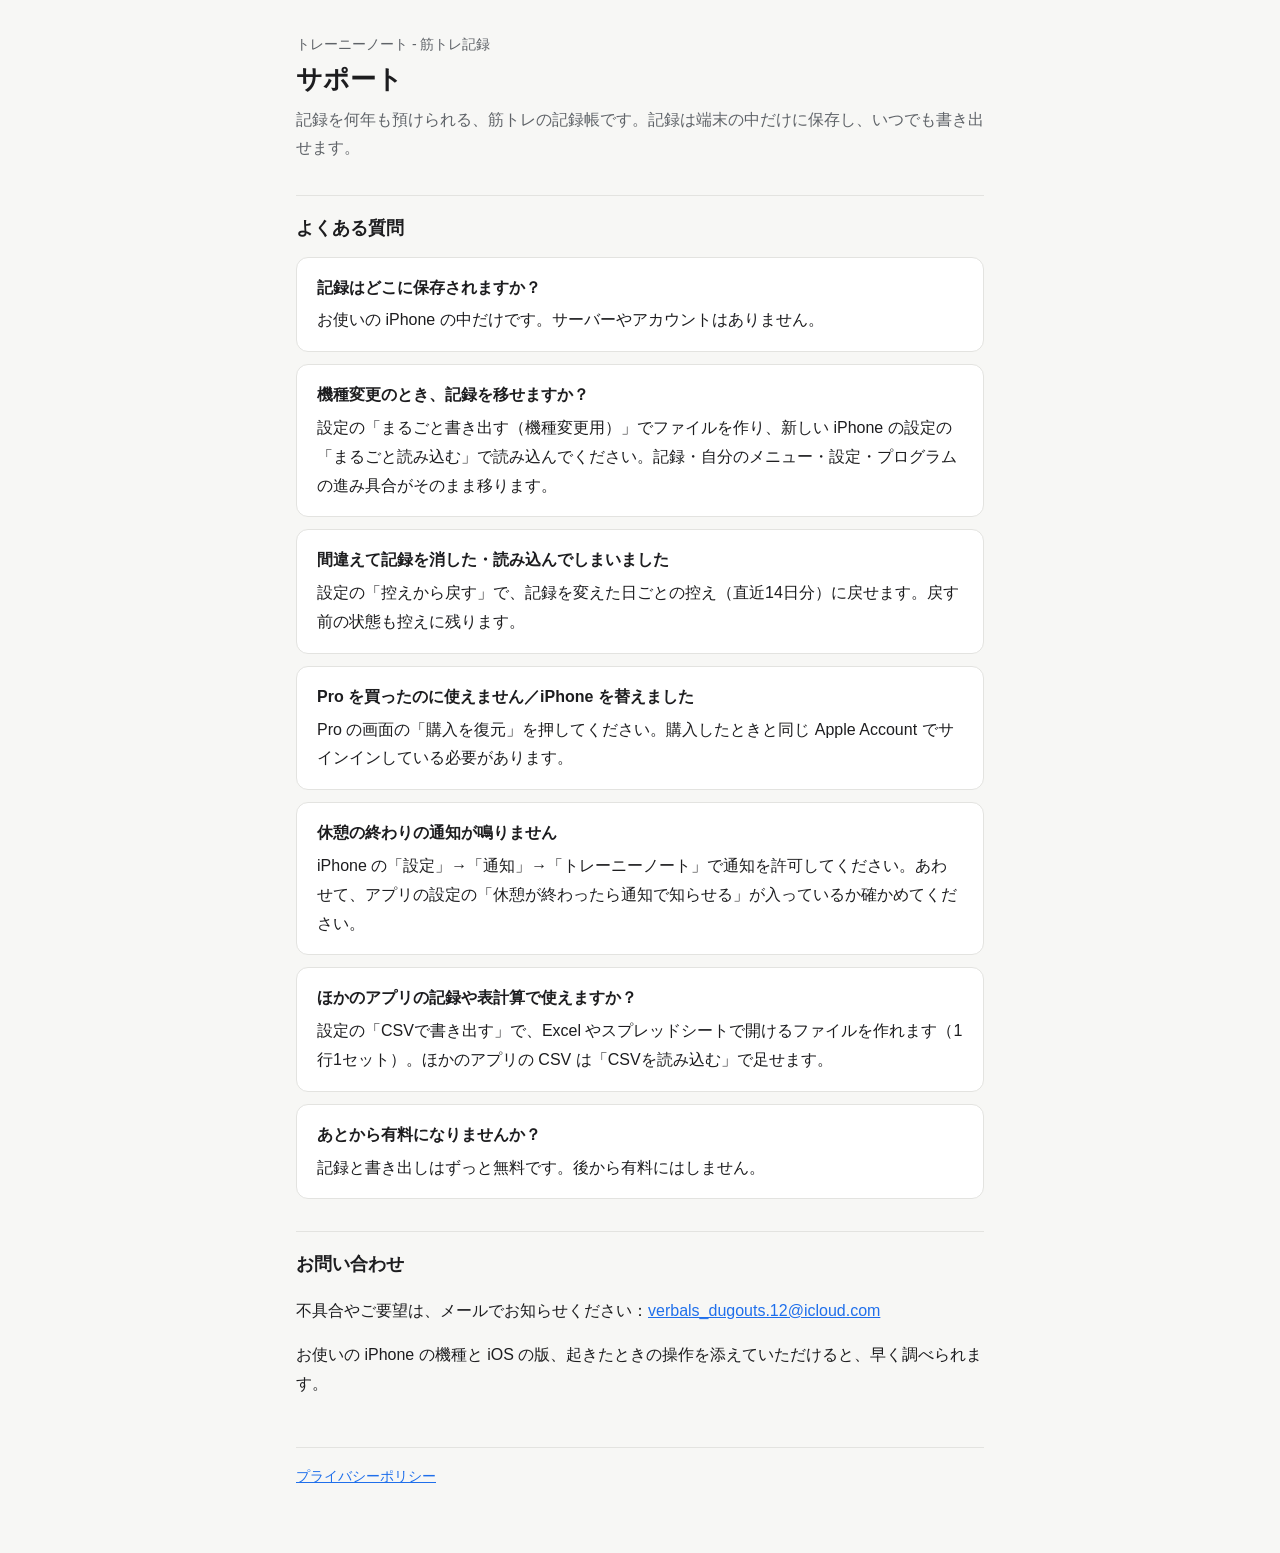
<file: index.html>
<!doctype html>
<html lang="ja">
<head>
<meta charset="utf-8">
<meta name="viewport" content="width=device-width, initial-scale=1">
<title>サポート｜トレーニーノート</title>
<meta name="description" content="筋トレの記録帳「トレーニーノート」のサポートとよくある質問">
<link rel="stylesheet" href="style.css">
</head>
<body>
<main>
<header>
  <p class="app">トレーニーノート - 筋トレ記録</p>
  <h1>サポート</h1>
  <p class="lead">記録を何年も預けられる、筋トレの記録帳です。記録は端末の中だけに保存し、いつでも書き出せます。</p>
</header>

<h2>よくある質問</h2>

<div class="card">
  <h3>記録はどこに保存されますか？</h3>
  <p>お使いの iPhone の中だけです。サーバーやアカウントはありません。</p>
</div>

<div class="card">
  <h3>機種変更のとき、記録を移せますか？</h3>
  <p>設定の「まるごと書き出す（機種変更用）」でファイルを作り、新しい iPhone の設定の「まるごと読み込む」で読み込んでください。記録・自分のメニュー・設定・プログラムの進み具合がそのまま移ります。</p>
</div>

<div class="card">
  <h3>間違えて記録を消した・読み込んでしまいました</h3>
  <p>設定の「控えから戻す」で、記録を変えた日ごとの控え（直近14日分）に戻せます。戻す前の状態も控えに残ります。</p>
</div>

<div class="card">
  <h3>Pro を買ったのに使えません／iPhone を替えました</h3>
  <p>Pro の画面の「購入を復元」を押してください。購入したときと同じ Apple Account でサインインしている必要があります。</p>
</div>

<div class="card">
  <h3>休憩の終わりの通知が鳴りません</h3>
  <p>iPhone の「設定」→「通知」→「トレーニーノート」で通知を許可してください。あわせて、アプリの設定の「休憩が終わったら通知で知らせる」が入っているか確かめてください。</p>
</div>

<div class="card">
  <h3>ほかのアプリの記録や表計算で使えますか？</h3>
  <p>設定の「CSVで書き出す」で、Excel やスプレッドシートで開けるファイルを作れます（1行1セット）。ほかのアプリの CSV は「CSVを読み込む」で足せます。</p>
</div>

<div class="card">
  <h3>あとから有料になりませんか？</h3>
  <p>記録と書き出しはずっと無料です。後から有料にはしません。</p>
</div>

<h2>お問い合わせ</h2>
<p>不具合やご要望は、メールでお知らせください：<a href="mailto:verbals_dugouts.12@icloud.com">verbals_dugouts.12@icloud.com</a></p>
<p>お使いの iPhone の機種と iOS の版、起きたときの操作を添えていただけると、早く調べられます。</p>

<footer>
  <a href="privacy.html">プライバシーポリシー</a>
</footer>
</main>
</body>
</html>
</file>
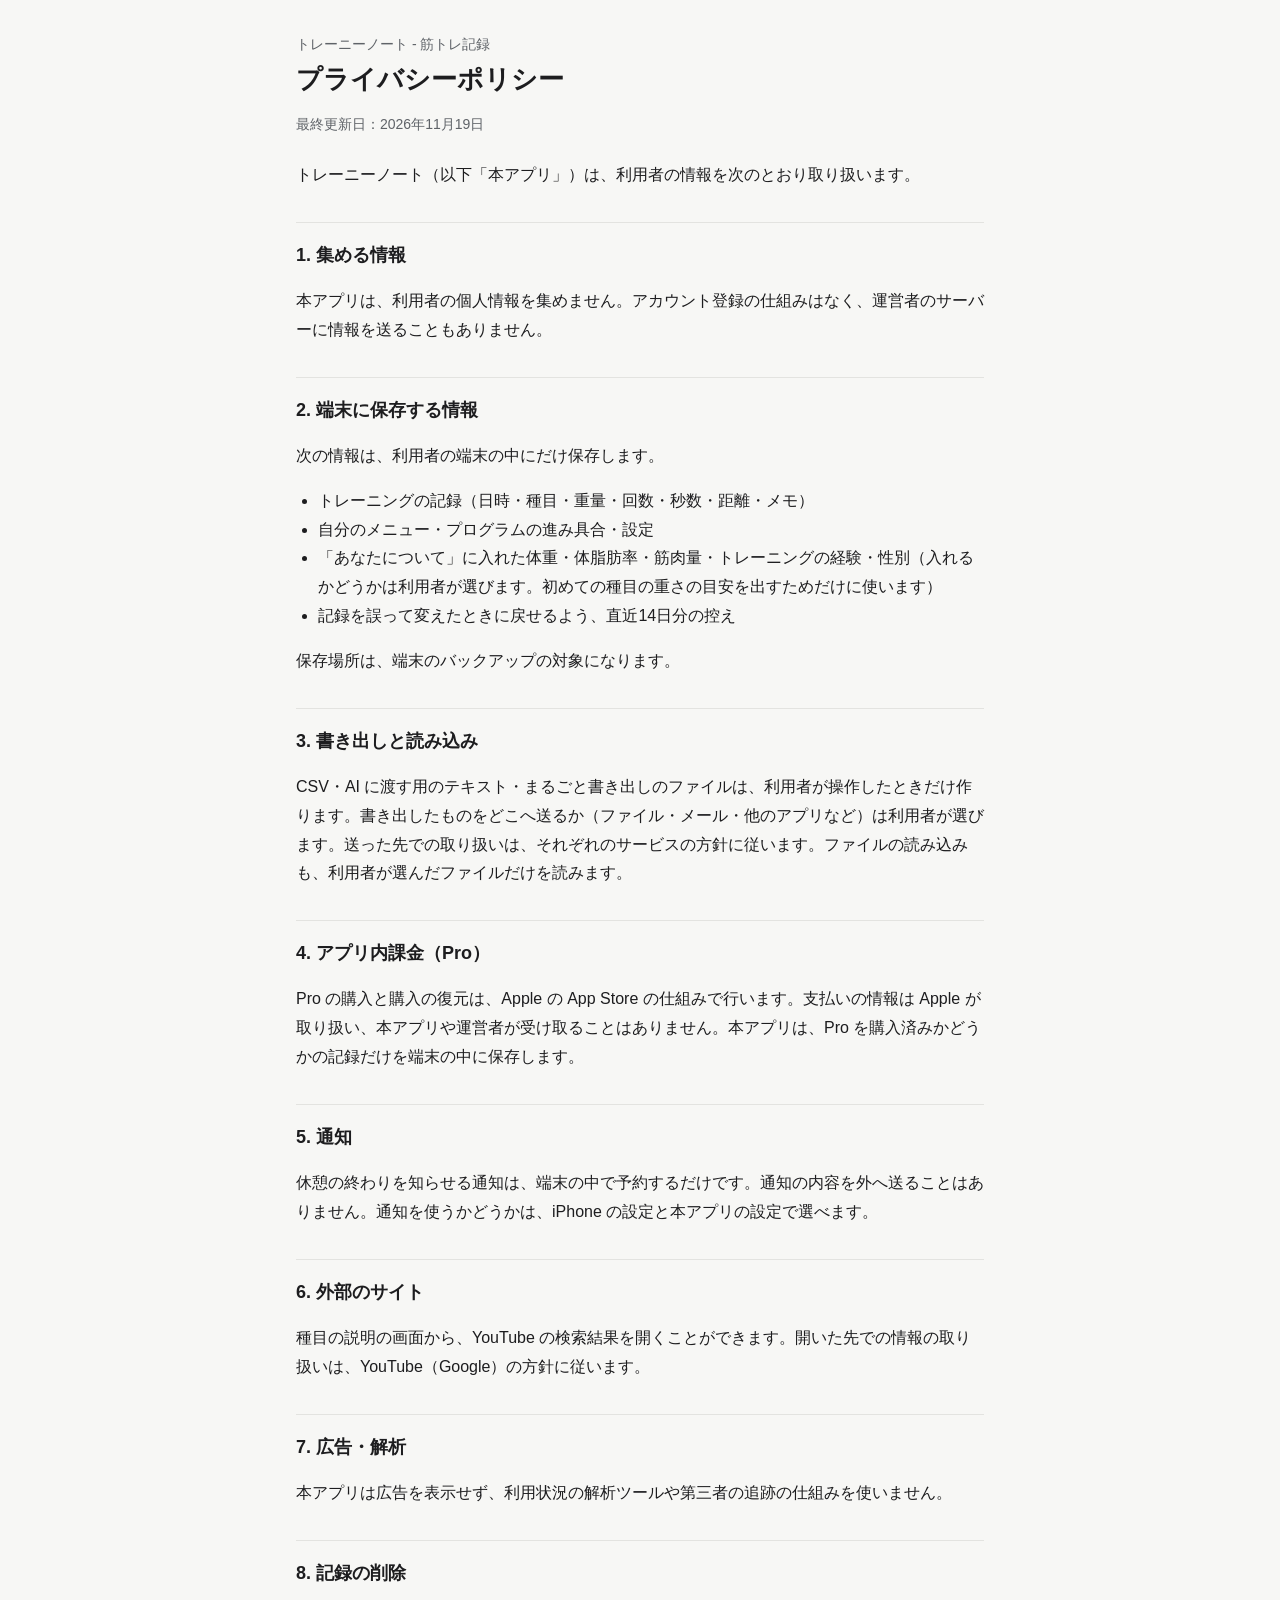
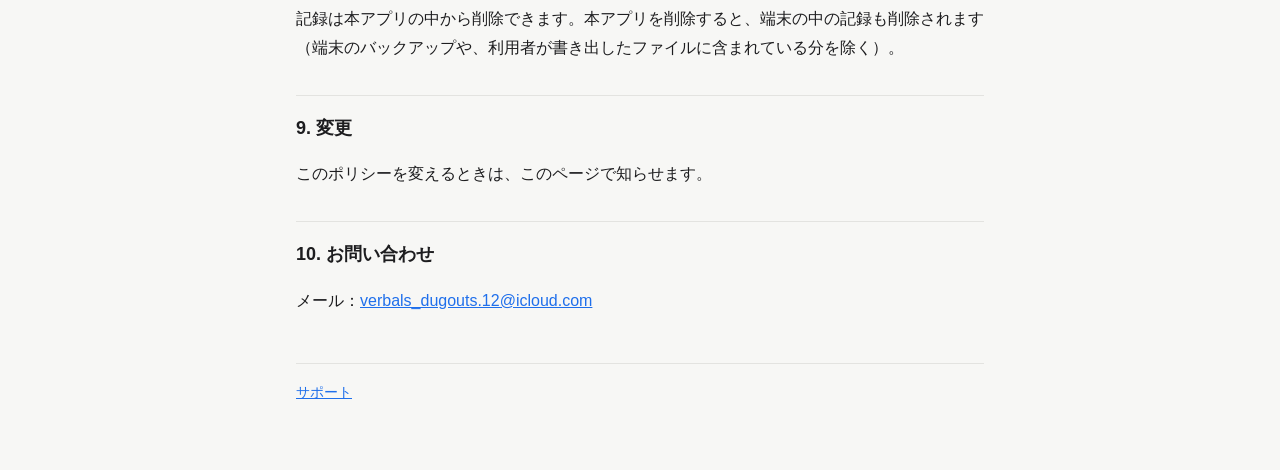
<file: privacy.html>
<!doctype html>
<html lang="ja">
<head>
<meta charset="utf-8">
<meta name="viewport" content="width=device-width, initial-scale=1">
<title>プライバシーポリシー｜トレーニーノート</title>
<meta name="description" content="筋トレの記録帳「トレーニーノート」のプライバシーポリシー">
<link rel="stylesheet" href="style.css">
</head>
<body>
<main>
<header>
  <p class="app">トレーニーノート - 筋トレ記録</p>
  <h1>プライバシーポリシー</h1>
  <p class="updated">最終更新日：2026年11月19日</p>
</header>

<p>トレーニーノート（以下「本アプリ」）は、利用者の情報を次のとおり取り扱います。</p>

<h2>1. 集める情報</h2>
<p>本アプリは、利用者の個人情報を集めません。アカウント登録の仕組みはなく、運営者のサーバーに情報を送ることもありません。</p>

<h2>2. 端末に保存する情報</h2>
<p>次の情報は、利用者の端末の中にだけ保存します。</p>
<ul>
  <li>トレーニングの記録（日時・種目・重量・回数・秒数・距離・メモ）</li>
  <li>自分のメニュー・プログラムの進み具合・設定</li>
  <li>「あなたについて」に入れた体重・体脂肪率・筋肉量・トレーニングの経験・性別（入れるかどうかは利用者が選びます。初めての種目の重さの目安を出すためだけに使います）</li>
  <li>記録を誤って変えたときに戻せるよう、直近14日分の控え</li>
</ul>
<p>保存場所は、端末のバックアップの対象になります。</p>

<h2>3. 書き出しと読み込み</h2>
<p>CSV・AI に渡す用のテキスト・まるごと書き出しのファイルは、利用者が操作したときだけ作ります。書き出したものをどこへ送るか（ファイル・メール・他のアプリなど）は利用者が選びます。送った先での取り扱いは、それぞれのサービスの方針に従います。ファイルの読み込みも、利用者が選んだファイルだけを読みます。</p>

<h2>4. アプリ内課金（Pro）</h2>
<p>Pro の購入と購入の復元は、Apple の App Store の仕組みで行います。支払いの情報は Apple が取り扱い、本アプリや運営者が受け取ることはありません。本アプリは、Pro を購入済みかどうかの記録だけを端末の中に保存します。</p>

<h2>5. 通知</h2>
<p>休憩の終わりを知らせる通知は、端末の中で予約するだけです。通知の内容を外へ送ることはありません。通知を使うかどうかは、iPhone の設定と本アプリの設定で選べます。</p>

<h2>6. 外部のサイト</h2>
<p>種目の説明の画面から、YouTube の検索結果を開くことができます。開いた先での情報の取り扱いは、YouTube（Google）の方針に従います。</p>

<h2>7. 広告・解析</h2>
<p>本アプリは広告を表示せず、利用状況の解析ツールや第三者の追跡の仕組みを使いません。</p>

<h2>8. 記録の削除</h2>
<p>記録は本アプリの中から削除できます。本アプリを削除すると、端末の中の記録も削除されます（端末のバックアップや、利用者が書き出したファイルに含まれている分を除く）。</p>

<h2>9. 変更</h2>
<p>このポリシーを変えるときは、このページで知らせます。</p>

<h2>10. お問い合わせ</h2>
<p>メール：<a href="mailto:verbals_dugouts.12@icloud.com">verbals_dugouts.12@icloud.com</a></p>

<footer>
  <a href="index.html">サポート</a>
</footer>
</main>
</body>
</html>
</file>
<file: style.css>
:root {
  --bg: #f7f7f5;
  --card: #ffffff;
  --text: #1d1d1f;
  --muted: #5f6368;
  --line: #e3e3e0;
  --accent: #1f6feb;
  color-scheme: light dark;
}
@media (prefers-color-scheme: dark) {
  :root {
    --bg: #111214;
    --card: #1b1c1f;
    --text: #ececec;
    --muted: #a3a6ab;
    --line: #2c2e33;
    --accent: #6ea8ff;
  }
}
* { box-sizing: border-box; }
body {
  margin: 0;
  background: var(--bg);
  color: var(--text);
  font-family: -apple-system, BlinkMacSystemFont, "Hiragino Sans", "Hiragino Kaku Gothic ProN", "Noto Sans JP", "Yu Gothic", sans-serif;
  line-height: 1.8;
  font-size: 16px;
}
main {
  max-width: 720px;
  margin: 0 auto;
  padding: 32px 16px 64px;
}
header { margin-bottom: 24px; }
.app { color: var(--muted); font-size: 14px; margin: 0; }
h1 { font-size: 26px; line-height: 1.4; margin: 4px 0 8px; }
h2 {
  font-size: 18px;
  margin: 32px 0 8px;
  padding-top: 16px;
  border-top: 1px solid var(--line);
}
.lead { color: var(--muted); margin: 0; }
.card {
  background: var(--card);
  border: 1px solid var(--line);
  border-radius: 12px;
  padding: 16px 20px;
  margin: 12px 0;
}
.card h3 { font-size: 16px; margin: 0 0 4px; }
.card p { margin: 0; }
ul { padding-left: 1.4em; }
a { color: var(--accent); }
.updated { color: var(--muted); font-size: 14px; }
footer {
  margin-top: 48px;
  padding-top: 16px;
  border-top: 1px solid var(--line);
  color: var(--muted);
  font-size: 14px;
}
</file>
